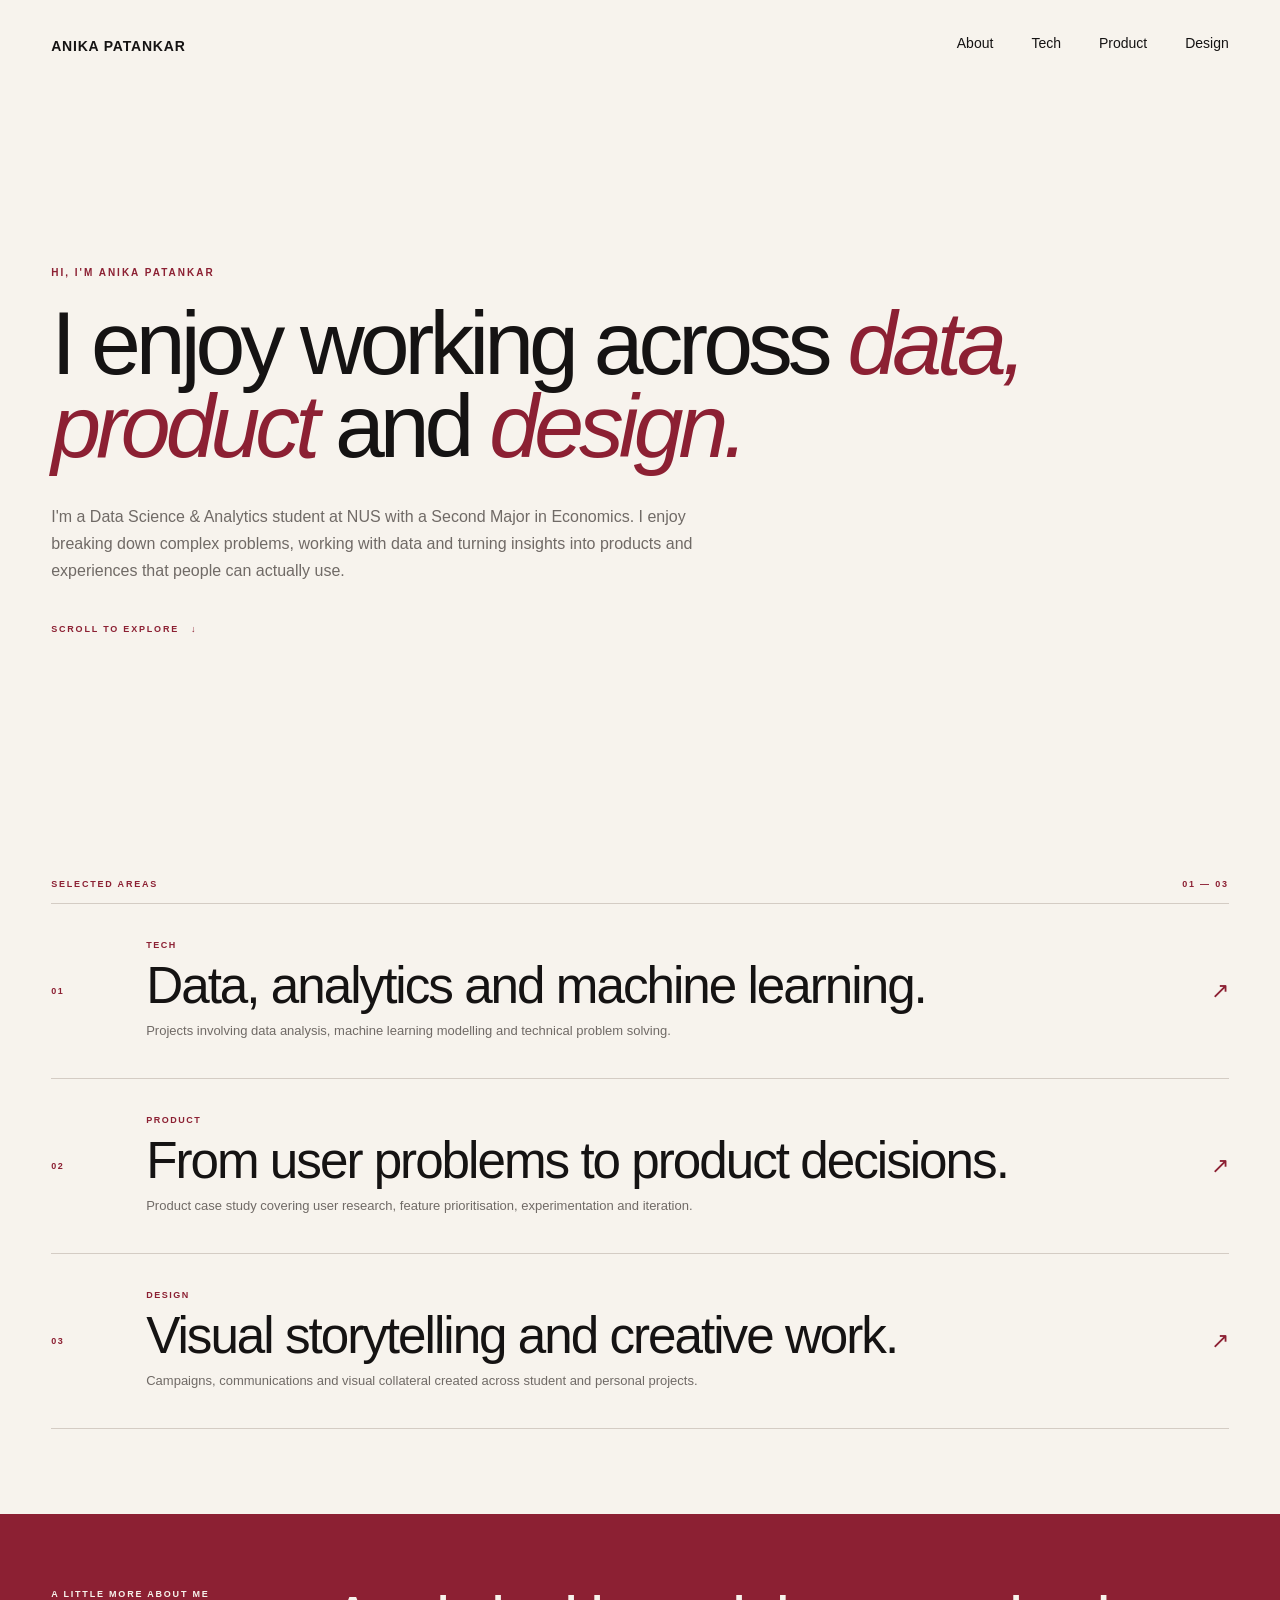
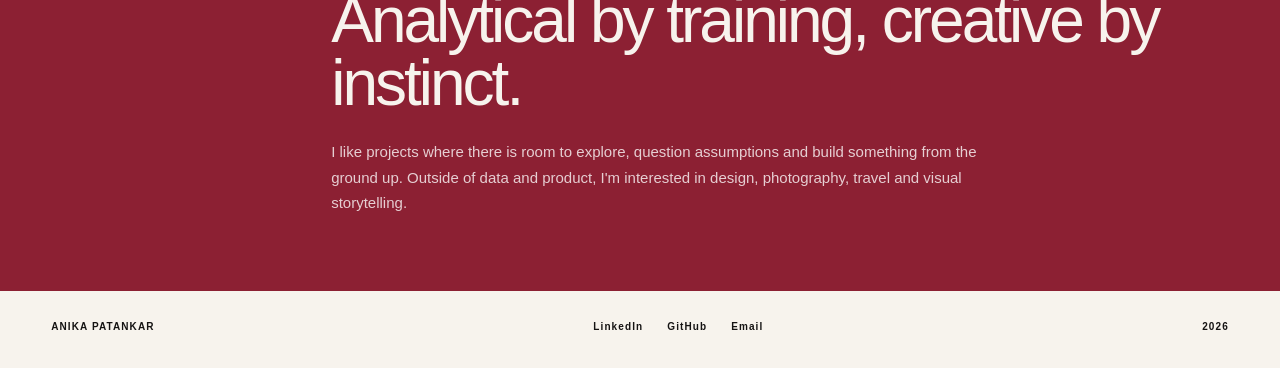
<file: index.html>
<!DOCTYPE html>
<html lang="en">

<head>
    <meta charset="UTF-8">
    <meta name="viewport" content="width=device-width, initial-scale=1.0">

    <title>Anika Patankar | Portfolio</title>

    <link rel="stylesheet" href="style.css">
</head>

<body>

    <!-- NAVIGATION -->
    <nav class="navbar">

        <a href="index.html" class="logo">
            ANIKA PATANKAR
        </a>

        <div class="nav-links">
            <a href="index.html">About</a>
            <a href="tech.html">Tech</a>
            <a href="product.html">Product</a>
            <a href="design.html">Design</a>
        </div>

    </nav>


    <main>

        <!-- HERO -->
        <section class="hero">

            <div class="hero-content">

                <p class="eyebrow">
                    HI, I'M ANIKA PATANKAR
                </p>

                <h1>
                    I enjoy working across
                    <span>data, product</span> and
                    <span>design.</span>
                </h1>

                <p class="description">
                    I'm a Data Science & Analytics student at NUS with a Second Major
                    in Economics. I enjoy breaking down complex problems, working with
                    data and turning insights into products and experiences that people
                    can actually use.
                </p>

                <div class="scroll-note">
                    <span>SCROLL TO EXPLORE</span>
                    <span class="arrow">↓</span>
                </div>

            </div>

        </section>


        <!-- SELECTED AREAS -->
        <section class="work-section">

            <div class="section-heading">
                <p>SELECTED AREAS</p>
                <span>01 — 03</span>
            </div>


            <div class="work-list">

                <!-- TECH -->
                <a href="tech.html" class="work-card">

                    <div class="work-number">
                        01
                    </div>

                    <div class="work-main">

                        <p class="work-label">
                            TECH
                        </p>

                        <h2>
                            Data, analytics and
                            machine learning.
                        </h2>

                        <p class="work-description">
                            Projects involving data analysis, machine learning modelling
                            and technical problem solving.
                        </p>

                    </div>

                    <div class="work-arrow">
                        ↗
                    </div>

                </a>


                <!-- PRODUCT -->
                <a href="product.html" class="work-card">

                    <div class="work-number">
                        02
                    </div>

                    <div class="work-main">

                        <p class="work-label">
                            PRODUCT
                        </p>

                        <h2>
                            From user problems
                            to product decisions.
                        </h2>

                        <p class="work-description">
                            Product case study covering user research,
                            feature prioritisation, experimentation and iteration.
                        </p>

                    </div>

                    <div class="work-arrow">
                        ↗
                    </div>

                </a>


                <!-- DESIGN -->
                <a href="design.html" class="work-card">

                    <div class="work-number">
                        03
                    </div>

                    <div class="work-main">

                        <p class="work-label">
                            DESIGN
                        </p>

                        <h2>
                            Visual storytelling
                            and creative work.
                        </h2>

                        <p class="work-description">
                            Campaigns, communications and visual collateral
                            created across student and personal projects.
                        </p>

                    </div>

                    <div class="work-arrow">
                        ↗
                    </div>

                </a>

            </div>

        </section>


        <!-- ABOUT -->
        <section class="about-strip">

            <p class="about-label">
                A LITTLE MORE ABOUT ME
            </p>

            <div class="about-content">

                <h2>
                    Analytical by training,
                    creative by instinct.
                </h2>

                <p>
                    I like projects where there is room to explore, question
                    assumptions and build something from the ground up.
                    Outside of data and product, I'm interested in design,
                    photography, travel and visual storytelling.
                </p>

            </div>

        </section>

    </main>


    <!-- FOOTER -->
    <footer>

        <p>ANIKA PATANKAR</p>

        <div class="footer-links">
            <a href="www.linkedin.com/in/anika-patankar" >LinkedIn</a>
            <a href="https://github.com/anika1010/anika1010.github.io" >GitHub</a>
            <a href="anika1553@gmail.com" >Email</a>
        </div>

        <p>2026</p>

    </footer>

</body>

</html>
</file>
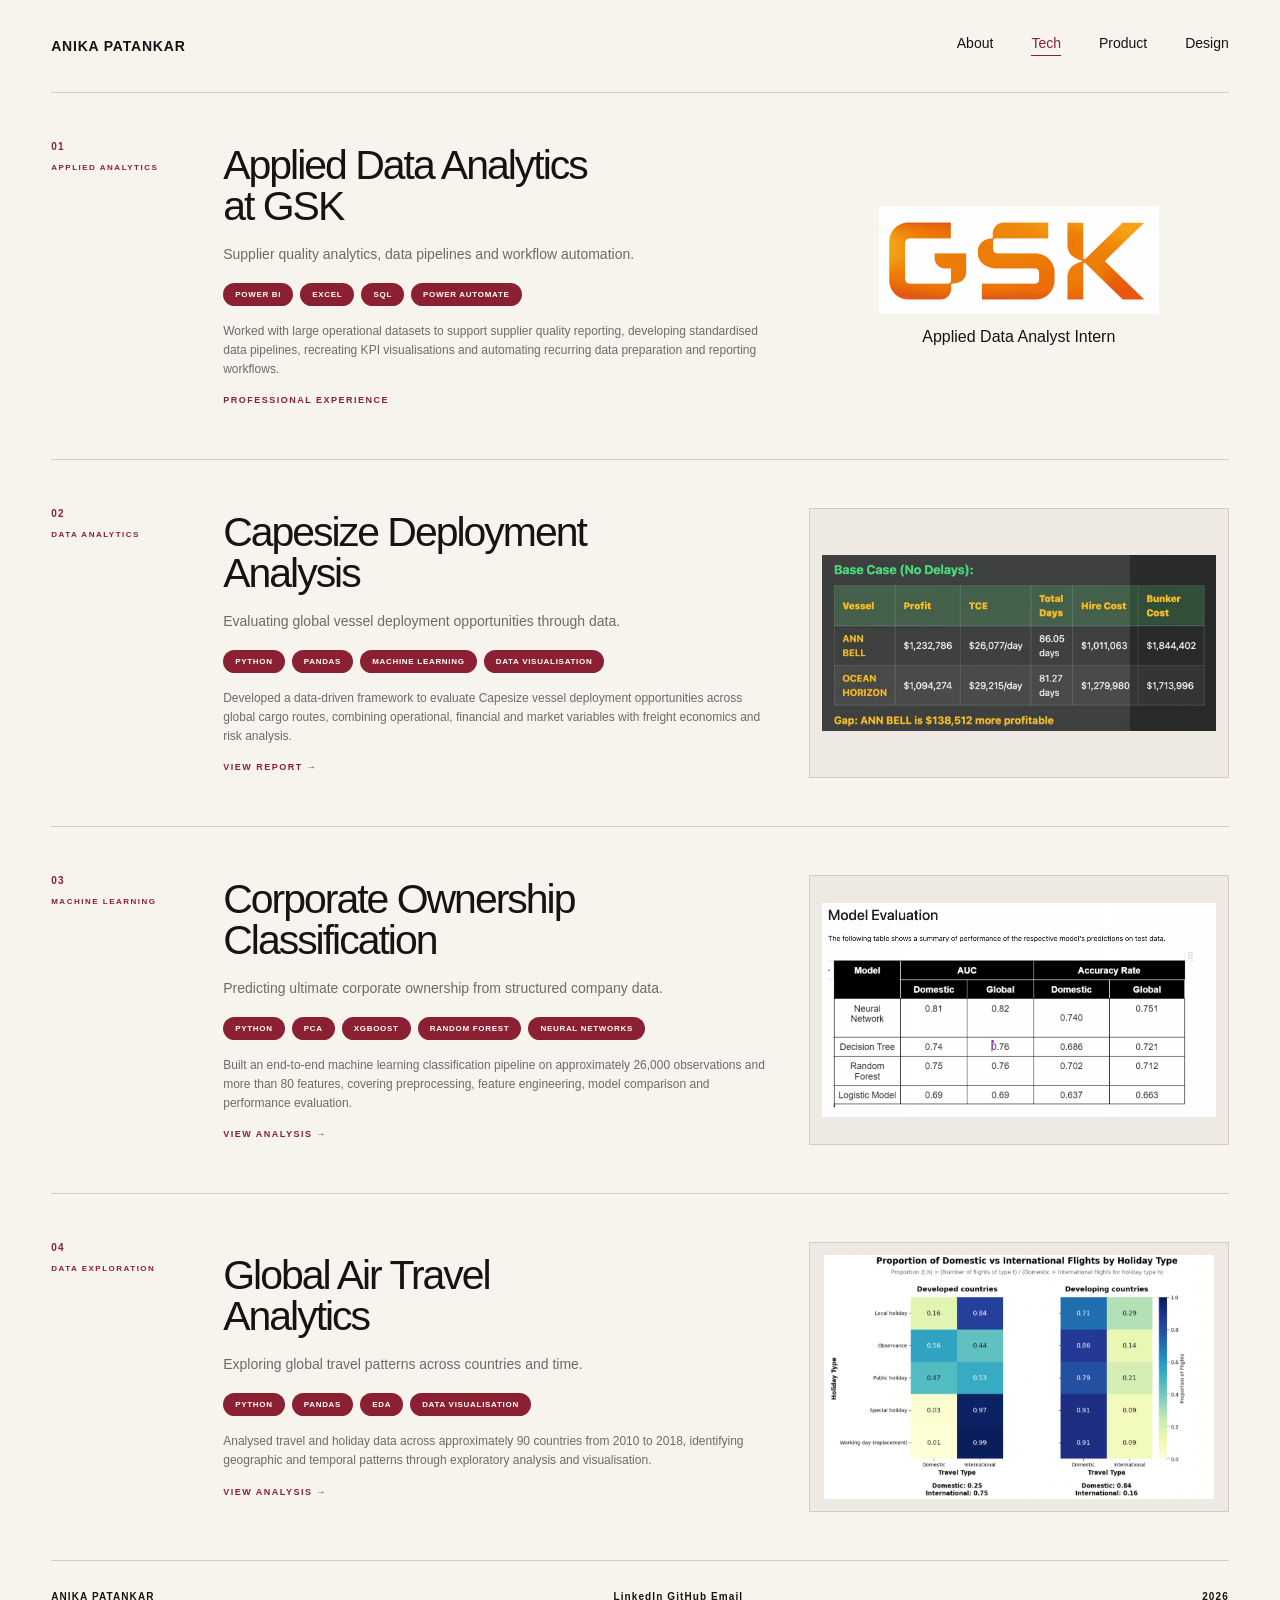
<file: tech.html>
<!DOCTYPE html>
<html lang="en">

<head>
    <meta charset="UTF-8">
    <meta name="viewport" content="width=device-width, initial-scale=1.0">

    <title>Tech | Anika Patankar</title>

    <link rel="stylesheet" href="style.css">
</head>


<body>

    <!-- =========================================
         NAVIGATION
    ========================================== -->

    <nav class="navbar">

        <a href="index.html" class="logo">
            ANIKA PATANKAR
        </a>

        <div class="nav-links">

            <a href="index.html">
                About
            </a>

            <a href="tech.html" class="active">
                Tech
            </a>

            <a href="product.html">
                Product
            </a>

            <a href="design.html">
                Design
            </a>

        </div>

    </nav>



    <main class="tech-page">


        <!-- =========================================
             01 / GSK
        ========================================== -->

        <section class="tech-project">

            <div class="project-number">

                <span>01</span>

                <p>
                    APPLIED ANALYTICS
                </p>

            </div>


            <div class="project-content">

                <h2>
                    Applied Data Analytics
                    <br>
                    at GSK
                </h2>

                <p class="project-subtitle">
                    Supplier quality analytics, data pipelines and workflow automation.
                </p>

                <div class="project-tags">

                    <span>POWER BI</span>
                    <span>EXCEL</span>
                    <span>SQL</span>
                    <span>POWER AUTOMATE</span>

                </div>

                <p class="project-description">
                    Worked with large operational datasets to support supplier quality reporting,
                    developing standardised data pipelines, recreating KPI visualisations and
                    automating recurring data preparation and reporting workflows.
                </p>

                <span class="view-project muted-project-link">
                    PROFESSIONAL EXPERIENCE
                </span>

            </div>


            <!-- GSK LOGO -->

            <div class="project-preview gsk-preview">

                <img
                    src="images/gsk_logo.png"
                    alt="GSK logo"
                    class="gsk-logo"
                >

                <p class="preview-description">
                    Applied Data Analyst Intern
                </p>

            </div>

        </section>




        <!-- =========================================
             02 / CAPESIZE DEPLOYMENT
        ========================================== -->

        <section class="tech-project">

            <div class="project-number">

                <span>02</span>

                <p>
                    DATA ANALYTICS
                </p>

            </div>


            <div class="project-content">

                <h2>
                    Capesize Deployment
                    <br>
                    Analysis
                </h2>

                <p class="project-subtitle">
                    Evaluating global vessel deployment opportunities through data.
                </p>

                <div class="project-tags">

                    <span>PYTHON</span>
                    <span>PANDAS</span>
                    <span>MACHINE LEARNING</span>
                    <span>DATA VISUALISATION</span>

                </div>

                <p class="project-description">
                    Developed a data-driven framework to evaluate Capesize vessel deployment
                    opportunities across global cargo routes, combining operational, financial
                    and market variables with freight economics and risk analysis.
                </p>


                <div class="project-links">

                    <a
                        href="project/capesize%20(1).pdf"
                        class="view-project"
                        target="_blank"
                        rel="noopener noreferrer"
                    >
                        VIEW REPORT →
                    </a>

                </div>

            </div>


            <!-- CAPESIZE IMAGE -->

            <a
                href="project/capesize%20(1).pdf"
                class="project-preview project-image"
                target="_blank"
                rel="noopener noreferrer"
            >

                <img
                    src="images/capesize_preview.png"
                    alt="Capesize deployment analysis preview"
                >

                <div class="image-overlay">

                    <div class="overlay-content">

                        <span>
                            CAPESIZE DEPLOYMENT
                        </span>

                        <strong>
                            VIEW REPORT ↗
                        </strong>

                    </div>

                </div>

            </a>

        </section>




        <!-- =========================================
             03 / CORPORATE OWNERSHIP
        ========================================== -->

        <section class="tech-project">

            <div class="project-number">

                <span>03</span>

                <p>
                    MACHINE LEARNING
                </p>

            </div>


            <div class="project-content">

                <h2>
                    Corporate Ownership
                    <br>
                    Classification
                </h2>

                <p class="project-subtitle">
                    Predicting ultimate corporate ownership from structured company data.
                </p>

                <div class="project-tags">

                    <span>PYTHON</span>
                    <span>PCA</span>
                    <span>XGBOOST</span>
                    <span>RANDOM FOREST</span>
                    <span>NEURAL NETWORKS</span>

                </div>

                <p class="project-description">
                    Built an end-to-end machine learning classification pipeline on approximately
                    26,000 observations and more than 80 features, covering preprocessing,
                    feature engineering, model comparison and performance evaluation.
                </p>


                <div class="project-links">

                    <a
                        href="project/CAT_B_083.html"
                        class="view-project"
                        target="_blank"
                        rel="noopener noreferrer"
                    >
                        VIEW ANALYSIS →
                    </a>

                </div>

            </div>


            <!-- OWNERSHIP IMAGE -->

            <a
                href="project/CAT_B_083.html"
                class="project-preview project-image"
                target="_blank"
                rel="noopener noreferrer"
            >

                <img
                    src="images/ownership_preview.png"
                    alt="Corporate ownership classification results"
                >

                <div class="image-overlay">

                    <div class="overlay-content">

                        <span>
                            MACHINE LEARNING
                        </span>

                        <strong>
                            VIEW ANALYSIS ↗
                        </strong>

                    </div>

                </div>

            </a>

        </section>




        <!-- =========================================
             04 / GLOBAL TRAVEL
        ========================================== -->

        <section class="tech-project">

            <div class="project-number">

                <span>04</span>

                <p>
                    DATA EXPLORATION
                </p>

            </div>


            <div class="project-content">

                <h2>
                    Global Air Travel
                    <br>
                    Analytics
                </h2>

                <p class="project-subtitle">
                    Exploring global travel patterns across countries and time.
                </p>

                <div class="project-tags">

                    <span>PYTHON</span>
                    <span>PANDAS</span>
                    <span>EDA</span>
                    <span>DATA VISUALISATION</span>

                </div>

                <p class="project-description">
                    Analysed travel and holiday data across approximately 90 countries
                    from 2010 to 2018, identifying geographic and temporal patterns
                    through exploratory analysis and visualisation.
                </p>


                <div class="project-links">

                    <a
                        href="project/DSA2101_project.html"
                        class="view-project"
                        target="_blank"
                        rel="noopener noreferrer"
                    >
                        VIEW ANALYSIS →
                    </a>

                </div>

            </div>


            <!-- GLOBAL TRAVEL IMAGE -->

            <a
                href="project/DSA2101_project.html"
                class="project-preview project-image"
                target="_blank"
                rel="noopener noreferrer"
            >

                <img
                    src="images/travel_review.png"
                    alt="Global Air Travel Analytics visualisation"
                >

                <div class="image-overlay">

                    <div class="overlay-content">

                        <span>
                            GLOBAL TRAVEL
                        </span>

                        <strong>
                            VIEW ANALYSIS ↗
                        </strong>

                    </div>

                </div>

            </a>

        </section>


    </main>



    <!-- =========================================
         FOOTER
    ========================================== -->

    <footer class="footer">

        <p>
            ANIKA PATANKAR
        </p>


        <div>

            <a
                href="https://www.linkedin.com/in/anika-patankar"
                target="_blank"
                rel="noopener noreferrer"
            >
                LinkedIn
            </a>

            <a
                href="https://github.com/anika1010/anika1010.github.io"
                target="_blank"
                rel="noopener noreferrer"
            >
                GitHub
            </a>

            <a href="mailto:anika1553@gmail.com">
                Email
            </a>

        </div>


        <p>
            2026
        </p>

    </footer>


</body>

</html>
</file>
<file: style.css>
/* =========================================================
   GLOBAL
========================================================= */

:root {
    --cream: #f7f3ed;
    --black: #151313;
    --maroon: #8c2033;
    --maroon-dark: #721827;

    --grey: #706a66;
    --light-grey: #eee9e3;
    --line: #d4ccc4;
    --white: #ffffff;

    --page-width: 92%;
    --content-max: 1500px;
}

* {
    margin: 0;
    padding: 0;
    box-sizing: border-box;
}

html {
    scroll-behavior: smooth;
}

body {
    background: var(--cream);
    color: var(--black);

    font-family: Arial, Helvetica, sans-serif;
    -webkit-font-smoothing: antialiased;
}

body.modal-open {
    overflow: hidden;
}

img {
    display: block;
    max-width: 100%;
}

a {
    color: inherit;
    text-decoration: none;
}


/* =========================================================
   NAVIGATION
========================================================= */

.site-header,
.navbar {
    width: var(--page-width);
    max-width: var(--content-max);

    height: 92px;

    margin: 0 auto;

    display: flex;
    align-items: center;
    justify-content: space-between;

    border-bottom: 1px solid transparent;
}

.logo {
    color: var(--black);

    font-size: 14px;
    font-weight: 700;
    letter-spacing: 0.8px;
}

.site-header nav,
.nav-links {
    display: flex;
    align-items: center;

    gap: 38px;
}

.site-header nav a,
.nav-links a {
    position: relative;

    padding-bottom: 5px;

    color: var(--black);

    font-size: 14px;
}

.site-header nav a::after,
.nav-links a::after {
    content: "";

    position: absolute;

    left: 0;
    bottom: 0;

    width: 0;
    height: 1px;

    background: var(--maroon);

    transition: width 0.2s ease;
}

.site-header nav a:hover::after,
.site-header nav a.active::after,
.nav-links a:hover::after,
.nav-links a.active::after {
    width: 100%;
}

.site-header nav a.active,
.nav-links a.active {
    color: var(--maroon);
}


/* =========================================================
   SHARED PAGE WIDTH
========================================================= */

.hero,
.work-section,
.tech-page,
.product-page {
    width: var(--page-width);
    max-width: var(--content-max);

    margin: 0 auto;
}


/* =========================================================
   HOME HERO
========================================================= */

.hero {
    min-height: 78vh;

    padding: 80px 0 65px;

    display: flex;
    align-items: center;
}

.hero-content {
    width: 100%;
}

.eyebrow {
    margin-bottom: 24px;

    color: var(--maroon);

    font-size: 10px;
    font-weight: 700;
    letter-spacing: 2px;
}

.hero h1 {
    max-width: 1200px;

    font-size: clamp(60px, 7vw, 108px);
    line-height: 0.93;

    font-weight: 500;
    letter-spacing: -5px;
}

.hero h1 span,
.hero h1 em {
    color: var(--maroon);

    font-style: italic;
    font-weight: 500;
}

.description {
    max-width: 680px;

    margin-top: 34px;

    color: var(--grey);

    font-size: 16px;
    line-height: 1.7;
}

.scroll-note {
    margin-top: 40px;

    display: flex;
    align-items: center;

    gap: 12px;

    color: var(--maroon);

    font-size: 9px;
    font-weight: 700;
    letter-spacing: 1.8px;
}


/* =========================================================
   HOME WORK SECTIONS
========================================================= */

.work-section {
    padding: 85px 0;
}

.section-heading {
    display: flex;
    justify-content: space-between;

    padding-bottom: 14px;

    border-bottom: 1px solid var(--line);

    color: var(--maroon);

    font-size: 9px;
    font-weight: 700;
    letter-spacing: 1.8px;
}

.work-card {
    display: grid;

    grid-template-columns: 70px 1fr 40px;

    gap: 25px;

    align-items: center;

    padding: 36px 0;

    border-bottom: 1px solid var(--line);

    transition:
        padding 0.2s ease,
        background 0.2s ease;
}

.work-card:hover {
    padding-left: 12px;
    padding-right: 12px;

    background: rgba(140, 32, 51, 0.025);
}

.work-number,
.work-label {
    color: var(--maroon);

    font-size: 9px;
    font-weight: 700;
    letter-spacing: 1.5px;
}

.work-main h2 {
    margin-top: 10px;

    font-size: clamp(32px, 4vw, 56px);
    line-height: 1;

    font-weight: 500;
    letter-spacing: -2px;
}

.work-description {
    max-width: 620px;

    margin-top: 10px;

    color: var(--grey);

    font-size: 13px;
    line-height: 1.6;
}

.work-arrow {
    justify-self: end;

    color: var(--maroon);

    font-size: 22px;
}


/* =========================================================
   ABOUT STRIP
========================================================= */

.about-strip {
    padding: 75px 4%;

    display: grid;

    grid-template-columns: 220px 1fr;

    gap: 60px;

    background: var(--maroon);
    color: var(--cream);
}

.about-label {
    font-size: 9px;
    font-weight: 700;
    letter-spacing: 1.8px;
}

.about-content h2 {
    max-width: 850px;

    font-size: clamp(40px, 5vw, 68px);
    line-height: 0.98;

    font-weight: 500;
    letter-spacing: -3px;
}

.about-content p {
    max-width: 650px;

    margin-top: 25px;

    color: rgba(255, 255, 255, 0.78);

    font-size: 15px;
    line-height: 1.7;
}


/* =========================================================
   TECH PAGE
========================================================= */

.tech-project {
    display: grid;

    grid-template-columns:
        130px
        minmax(350px, 1fr)
        minmax(300px, 420px);

    gap: 42px;

    align-items: center;

    padding: 48px 0;

    border-top: 1px solid var(--line);
}

.tech-project:last-child {
    border-bottom: 1px solid var(--line);
}

.project-number {
    align-self: start;

    color: var(--maroon);
}

.project-number span {
    display: block;

    margin-bottom: 10px;

    font-size: 10px;
    font-weight: 700;
    letter-spacing: 1.3px;
}

.project-number p {
    font-size: 8px;
    font-weight: 700;

    letter-spacing: 1.5px;
    line-height: 1.4;
}

.project-content h2 {
    margin: 0;

    font-size: clamp(34px, 3.2vw, 50px);
    line-height: 1;

    font-weight: 500;
    letter-spacing: -2px;
}

.project-subtitle {
    margin-top: 17px;

    color: var(--grey);

    font-size: 14px;
    line-height: 1.5;
}

.project-tags {
    display: flex;
    flex-wrap: wrap;

    gap: 7px;

    margin-top: 18px;
}

.project-tags span {
    padding: 7px 12px;

    background: var(--maroon);
    color: var(--white);

    border-radius: 999px;

    font-size: 8px;
    font-weight: 700;
    letter-spacing: 0.7px;
}

.project-description {
    max-width: 600px;

    margin-top: 16px;

    color: var(--grey);

    font-size: 12px;
    line-height: 1.6;
}

.view-project {
    display: inline-block;

    margin-top: 16px;

    color: var(--maroon);

    font-size: 9px;
    font-weight: 700;
    letter-spacing: 1.5px;
}


/* =========================================================
   TECH PREVIEW
========================================================= */

.tech-project .project-preview {
    width: 100%;
    max-width: 420px;

    min-height: 0;

    justify-self: end;
}

.tech-project .project-preview.project-image {
    position: relative;

    width: 100%;
    height: 270px;

    padding: 12px;

    display: flex;
    align-items: center;
    justify-content: center;

    overflow: hidden;

    background: var(--light-grey);

    border: 1px solid var(--line);
}

.tech-project .project-image img {
    width: 100%;
    height: 100%;

    object-fit: contain;
    object-position: center;

    transition: transform 0.25s ease;
}

.tech-project .project-image:hover img {
    transform: scale(1.02);
}

.tech-project .image-overlay {
    position: absolute;

    inset: 0;

    display: flex;
    align-items: center;
    justify-content: center;

    background: rgba(140, 32, 51, 0);

    opacity: 0;

    transition:
        background 0.25s ease,
        opacity 0.25s ease;
}

.tech-project .project-image:hover .image-overlay {
    background: rgba(140, 32, 51, 0.9);

    opacity: 1;
}

.tech-project .overlay-content {
    max-width: 220px;

    padding: 20px;

    color: white;

    text-align: center;
}

.tech-project .overlay-content p {
    margin-bottom: 10px;

    font-size: 9px;
    font-weight: 700;
    letter-spacing: 1.3px;
}

.tech-project .overlay-content h3 {
    font-size: 18px;
    font-weight: 500;
    line-height: 1.15;
}

.tech-project .overlay-content span {
    display: block;

    margin-top: 12px;

    font-size: 18px;
}


/* =========================================================
   GSK PREVIEW
========================================================= */

.gsk-preview {
    height: 270px;

    display: flex;
    flex-direction: column;

    align-items: center;
    justify-content: center;

    gap: 14px;
}

.gsk-logo {
    width: 280px;
    max-width: 85%;

    height: auto;

    object-fit: contain;
}


/* =========================================================
   PRODUCT HERO
========================================================= */

.product-hero {
    padding: 58px 0 52px;

    border-bottom: 1px solid var(--line);
}

.product-hero h1 {
    max-width: 1200px;

    font-size: clamp(58px, 6.3vw, 94px);
    line-height: 0.93;

    font-weight: 500;
    letter-spacing: -4.5px;
}

.product-hero h1 em {
    display: block;

    color: var(--maroon);

    font-style: italic;
    font-weight: 500;
}

.product-hero-description {
    max-width: 720px;

    margin-top: 27px;

    color: var(--grey);

    font-size: 15px;
    line-height: 1.65;
}


/* =========================================================
   PRODUCT META
========================================================= */

.product-meta {
    display: grid;

    grid-template-columns: 0.75fr 1.25fr 1.1fr;

    gap: 38px;

    max-width: 1200px;

    margin-top: 38px;
    padding: 22px 0 6px;

    border-top: 1px solid var(--line);
}

.meta-heading {
    margin-bottom: 12px;

    color: var(--maroon);

    font-size: 9px;
    font-weight: 700;
    letter-spacing: 1.8px;

    text-transform: uppercase;
}

.meta-value {
    color: var(--grey);

    font-size: 13px;
    line-height: 1.45;
}


/* =========================================================
   PROCESS / TOOLS PILLS — MAROON ONLY
========================================================= */

.meta-pills,
.process-pills,
.tool-pills {
    display: flex;
    flex-wrap: wrap;

    gap: 9px;
}

.meta-pills span,
.process-pills span,
.tool-pills span {
    display: inline-flex;
    align-items: center;
    justify-content: center;

    min-height: 34px;

    padding: 0 17px;

    border: 1px solid var(--maroon);
    border-radius: 999px;

    background: transparent;
    color: var(--maroon);

    font-size: 9px;
    font-weight: 700;

    letter-spacing: 1.1px;
    text-transform: uppercase;

    transition:
        background 0.2s ease,
        color 0.2s ease,
        transform 0.2s ease;
}


/* if using class="active" */

.meta-pills span.active,
.process-pills span.active,
.tool-pills span.active {
    background: var(--maroon);
    color: var(--cream);
}

.meta-pills span:hover,
.process-pills span:hover,
.tool-pills span:hover {
    transform: translateY(-2px);

    background: var(--maroon);
    color: var(--cream);
}


/* If your current HTML does NOT have active classes,
   this gives alternating filled/outline pills */

.meta-pills span:nth-child(odd),
.process-pills span:nth-child(odd),
.tool-pills span:nth-child(odd) {
    background: var(--maroon);
    color: var(--cream);
}


/* =========================================================
   PRODUCT SECTIONS
========================================================= */

.product-section {
    display: grid;

    grid-template-columns: 135px minmax(0, 1fr);

    gap: 45px;

    padding: 46px 0;

    border-bottom: 1px solid var(--line);
}

.section-label {
    align-self: start;

    padding-top: 4px;
}

.section-label span {
    display: block;

    margin-bottom: 8px;

    color: var(--maroon);

    font-size: 9px;
    font-weight: 700;
    letter-spacing: 1.4px;
}

.section-label p {
    color: var(--maroon);

    font-size: 7px;
    font-weight: 700;

    letter-spacing: 1.8px;
    line-height: 1.4;

    text-transform: uppercase;
}

.section-content {
    min-width: 0;

    max-width: 1120px;
}


/* =========================================================
   PRODUCT 01–08 TITLES
   SAME SCALE AS TECH TITLES
========================================================= */

.product-section-title,
.findings-title,
.prototype-title,
.section-content > h2 {
    max-width: 1000px;

    margin: 0;

    font-size: clamp(34px, 3.2vw, 50px);
    line-height: 1.03;

    font-weight: 400;
    letter-spacing: -2px;
}

.product-section-title em,
.findings-title em,
.prototype-title em,
.section-content > h2 em {
    color: var(--maroon);

    font-style: italic;
    font-weight: 400;
}

.section-lead,
.prototype-intro {
    max-width: 760px;

    margin-top: 18px;

    color: var(--grey);

    font-size: 13px;
    line-height: 1.65;
}


/* =========================================================
   PRODUCT — PROBLEM
========================================================= */

.problem-grid {
    display: grid;

    grid-template-columns: repeat(2, minmax(0, 1fr));

    gap: 40px;

    max-width: 980px;

    margin-top: 26px;
}

.problem-grid p {
    padding-top: 13px;

    border-top: 1px solid var(--line);

    color: var(--grey);

    font-size: 13px;
    line-height: 1.65;
}


/* =========================================================
   PRODUCT — HYPOTHESES
========================================================= */

.hypothesis-grid {
    display: grid;

    grid-template-columns: repeat(2, minmax(0, 1fr));

    gap: 16px;

    margin-top: 26px;
}

.hypothesis-card {
    display: block;

    min-height: 175px;

    padding: 22px 24px;

    border: 1px solid var(--line);

    background: rgba(140, 32, 51, 0.018);

    transition:
        transform 0.25s ease,
        border-color 0.25s ease,
        background 0.25s ease;
}

.hypothesis-card > span {
    display: block;

    margin-bottom: 30px;

    color: var(--maroon);

    font-size: 9px;
    font-weight: 700;
}

.hypothesis-card h3 {
    margin: 0 0 8px;

    font-size: 19px;
    font-weight: 500;

    line-height: 1.15;
}

.hypothesis-card p {
    max-width: 470px;

    margin: 0;

    color: var(--grey);

    font-size: 12px;
    line-height: 1.55;
}

@media (hover: hover) {

    .hypothesis-card:hover {
        transform: translateY(-4px);

        border-color: var(--maroon);

        background: rgba(140, 32, 51, 0.035);
    }
}


/* =========================================================
   PRODUCT — RESEARCH / INTERVIEWS
========================================================= */

.research-grid {
    display: grid;

    grid-template-columns: repeat(2, minmax(0, 1fr));

    gap: 0 50px;

    margin-top: 30px;

    border-top: 1px solid var(--line);
}

.research-block {
    display: grid;

    grid-template-columns: 36px 1fr;

    column-gap: 16px;

    padding: 23px 0;

    border-bottom: 1px solid var(--line);
}

.research-number {
    grid-row: 1 / 5;

    color: var(--maroon);

    font-size: 9px;
    font-weight: 700;
}

.research-label {
    margin-bottom: 9px;

    color: var(--maroon);

    font-size: 8px;
    font-weight: 700;

    letter-spacing: 1.6px;
    text-transform: uppercase;
}

.research-block h3 {
    max-width: 460px;

    margin: 0 0 8px;

    font-size: 18px;
    font-weight: 500;

    line-height: 1.25;
}

.research-block > p:last-child {
    max-width: 500px;

    color: var(--grey);

    font-size: 12px;
    line-height: 1.6;
}


/* =========================================================
   PRODUCT — FINDINGS
========================================================= */

.finding-list {
    margin-top: 24px;

    border-top: 1px solid var(--line);
}

.finding-row {
    display: grid;

    grid-template-columns:
        34px
        minmax(0, 1.1fr)
        minmax(280px, 0.85fr);

    gap: 24px;

    padding: 20px 0;

    border-bottom: 1px solid var(--line);
}

.finding-number {
    color: var(--maroon);

    font-size: 9px;
    font-weight: 700;
}

.finding-row h3 {
    margin: 0 0 7px;

    font-size: 18px;
    font-weight: 500;

    line-height: 1.2;
}

.finding-row div p {
    color: var(--grey);

    font-size: 12px;
    line-height: 1.55;
}

.finding-insight {
    padding: 16px 18px;

    background: var(--maroon);
    color: var(--white) !important;

    font-size: 11px;
    line-height: 1.55;
}

.finding-row:nth-child(even) .finding-insight {
    background: transparent;

    border: 1px solid var(--maroon);

    color: var(--maroon) !important;
}


/* =========================================================
   PRODUCT — DIRECTION
========================================================= */

.direction-flow {
    display: grid;

    grid-template-columns:
        1fr
        32px
        1fr
        32px
        1fr;

    gap: 16px;

    align-items: end;

    max-width: 970px;

    margin-top: 32px;
    padding-top: 20px;

    border-top: 1px solid var(--line);
}

.direction-item > span {
    display: block;

    margin-bottom: 18px;

    color: var(--maroon);

    font-size: 8px;
    font-weight: 700;
}

.direction-item h3 {
    font-size: 22px;
    font-weight: 400;

    line-height: 1.08;
}

.direction-item p {
    max-width: 270px;

    margin-top: 8px;

    color: var(--grey);

    font-size: 11px;
    line-height: 1.55;
}

.direction-arrow {
    color: var(--maroon);

    font-size: 20px;
}


/* =========================================================
   PRODUCT — PROTOTYPE
   3 NARROWER / TALLER CARDS
========================================================= */

.prototype-section .section-content {
    max-width: none;
}

.prototype-gallery {
    display: grid;

    grid-template-columns: repeat(3, minmax(0, 1fr));

    gap: 28px;

    width: 100%;
    max-width: 1180px;

    margin-top: 32px;
}

.prototype-card {
    width: 100%;
    min-width: 0;

    margin: 0;
}

.prototype-image {
    position: relative;

    width: 100%;

    aspect-ratio: 4 / 5;

    overflow: hidden;

    background: var(--light-grey);

    border: 1px solid var(--line);

    cursor: zoom-in;

    transition: border-color 0.25s ease;
}

.prototype-image img {
    width: 100%;
    height: 100%;

    object-fit: contain;
    object-position: center;

    transition: transform 0.35s ease;
}

@media (hover: hover) {

    .prototype-image:hover {
        border-color: var(--maroon);
    }

    .prototype-image:hover img {
        transform: scale(1.04);
    }
}

.prototype-card figcaption {
    display: grid;

    grid-template-columns: 28px minmax(0, 1fr);

    gap: 10px;

    padding-top: 14px;
}

.prototype-card figcaption > span {
    padding-top: 2px;

    color: var(--maroon);

    font-size: 8px;
    font-weight: 700;
}

.prototype-card h3 {
    margin: 0 0 7px;

    font-size: 19px;
    font-weight: 500;

    line-height: 1.1;
}

.prototype-card p {
    max-width: 300px;

    margin: 0;

    color: var(--grey);

    font-size: 11px;
    line-height: 1.55;
}


/* =========================================================
   PROTOTYPE LIGHTBOX
========================================================= */

.prototype-lightbox {
    position: fixed;

    inset: 0;

    z-index: 9999;

    display: none;

    align-items: center;
    justify-content: center;

    padding: 30px;

    background: rgba(18, 15, 14, 0.92);
}

.prototype-lightbox.is-open {
    display: flex;
}

.prototype-lightbox-inner {
    position: relative;

    width: min(94vw, 1450px);
    max-height: 92vh;

    display: flex;
    align-items: center;
    justify-content: center;
}

.prototype-lightbox img {
    max-width: 100%;
    max-height: 88vh;

    width: auto;
    height: auto;

    object-fit: contain;

    background: var(--cream);
}

.prototype-lightbox-close {
    position: absolute;

    top: -18px;
    right: -18px;

    width: 42px;
    height: 42px;

    display: flex;
    align-items: center;
    justify-content: center;

    border: none;
    border-radius: 50%;

    background: var(--cream);
    color: var(--maroon);

    font-size: 24px;

    cursor: pointer;
}


/* =========================================================
   PRODUCT — VALIDATION
========================================================= */

.test-grid {
    display: grid;

    grid-template-columns: repeat(3, minmax(0, 1fr));

    gap: 28px;

    margin-top: 30px;
}

.test-grid article {
    padding-top: 15px;

    border-top: 1px solid var(--maroon);
}

.test-grid h3 {
    margin: 0 0 8px;

    font-size: 18px;
    font-weight: 500;

    line-height: 1.2;
}

.test-grid article > p:last-child {
    color: var(--grey);

    font-size: 11px;
    line-height: 1.55;
}


/* =========================================================
   PRODUCT — ITERATION
========================================================= */

.iteration-list {
    margin-top: 28px;

    border-top: 1px solid var(--line);
}

.iteration-row {
    display: grid;

    grid-template-columns: 40px 1fr;

    gap: 18px;

    padding: 16px 0;

    border-bottom: 1px solid var(--line);
}

.iteration-row > span {
    color: var(--maroon);

    font-size: 8px;
    font-weight: 700;
}

.iteration-row h3 {
    font-size: 17px;
    font-weight: 500;
}

.iteration-row p {
    max-width: 700px;

    margin-top: 5px;

    color: var(--grey);

    font-size: 11px;
    line-height: 1.55;
}


/* =========================================================
   DESIGN PAGE
========================================================= */

.design-page {
    width: 100%;
}


/* =========================================================
   DESIGN HERO
========================================================= */

.design-hero {
    width: var(--page-width);
    max-width: var(--content-max);

    margin: 0 auto;

    padding: 58px 0 48px;

    border-bottom: 1px solid var(--line);
}

.design-hero h1 {
    max-width: 1000px;

    font-size: clamp(46px, 5vw, 76px);
    line-height: 0.97;

    font-weight: 400;
    letter-spacing: -3.5px;
}

.design-hero h1 em {
    color: var(--maroon);

    font-style: italic;
    font-weight: 400;
}

.design-hero-copy {
    max-width: 650px;

    margin-top: 24px;

    color: var(--grey);

    font-size: 14px;
    line-height: 1.65;
}


/* =========================================================
   COFFEEHOUSE SECTION
========================================================= */

.coffeehouse-section {
    width: var(--page-width);
    max-width: var(--content-max);

    margin: 0 auto;

    padding: 45px 0 75px;
}

.coffeehouse-header {
    display: grid;

    grid-template-columns: 190px 1fr;

    gap: 40px;

    margin-bottom: 40px;
}

.coffeehouse-label {
    padding-top: 5px;

    color: var(--maroon);
}

.coffeehouse-label span {
    display: block;

    margin-bottom: 10px;

    font-size: 9px;
    font-weight: 700;
}

.coffeehouse-label p {
    color: var(--grey);

    font-size: 8px;
    font-weight: 700;

    letter-spacing: 1.8px;

    white-space: nowrap;
}

.coffeehouse-header h2 {
    max-width: 1000px;

    font-size: clamp(34px, 3.2vw, 50px);
    line-height: 1.02;

    font-weight: 400;
    letter-spacing: -2px;
}

.coffeehouse-header h2 em {
    color: var(--maroon);

    font-style: italic;
    font-weight: 400;
}

.coffeehouse-header > div:last-child > p {
    max-width: 680px;

    margin-top: 16px;

    color: var(--grey);

    font-size: 13px;
    line-height: 1.6;
}


/* =========================================================
   DESIGN GRID
========================================================= */

.design-grid {
    display: grid;

    grid-template-columns: repeat(2, minmax(0, 1fr));

    column-gap: 36px;
    row-gap: 48px;

    width: 100%;
}

.design-item,
.design-card {
    width: 100%;
    min-width: 0;

    margin: 0;
}


/* =========================================================
   DESIGN MEDIA
========================================================= */

.design-media {
    width: 100%;
    height: 340px;

    display: flex;
    align-items: center;
    justify-content: center;

    overflow: hidden;

    background: var(--light-grey);

    border: 1px solid var(--line);

    cursor: zoom-in;

    transition: border-color 0.2s ease;
}

.design-media img,
.design-media video {
    width: 100%;
    height: 100%;

    display: block;

    object-fit: contain;
    object-position: center;
}

.design-media img {
    transition: transform 0.3s ease;
}

@media (hover: hover) {

    .design-media:hover {
        border-color: var(--maroon);
    }

    .design-media:hover img {
        transform: scale(1.02);
    }
}

.design-media::after {
    display: none;
}


/* =========================================================
   DESIGN CAPTION
========================================================= */

.design-caption,
.design-card figcaption {
    display: grid;

    grid-template-columns: 32px minmax(0, 1fr);

    gap: 12px;

    margin-top: 14px;
    padding: 0;
}

.design-number,
.design-caption .design-number {
    padding-top: 2px;

    color: var(--maroon);

    font-size: 9px;
    line-height: 1;

    font-weight: 700;
    letter-spacing: 0.08em;
}

.design-type,
.design-category {
    display: block;

    margin: 0 0 6px;

    color: var(--grey);

    font-size: 9px;
    line-height: 1;

    font-weight: 700;
    letter-spacing: 0.17em;

    text-transform: uppercase;
}

.design-caption h2,
.design-card h3 {
    margin: 0 !important;
    padding: 0 !important;

    color: var(--black);

    font-size: 22px !important;
    line-height: 1.1 !important;

    font-weight: 500 !important;
    letter-spacing: -0.025em !important;
}

.design-caption > div,
.design-card figcaption > div {
    margin: 0;
    padding: 0;
}


/* =========================================================
   FOOTER
========================================================= */

footer,
.site-footer {
    width: var(--page-width);
    max-width: var(--content-max);

    margin: 0 auto;

    padding: 30px 0 36px;

    display: flex;
    align-items: center;
    justify-content: space-between;

    gap: 28px;

    font-size: 10px;
    font-weight: 600;
    letter-spacing: 1.1px;
}

.footer-links {
    display: flex;

    gap: 24px;
}

footer a:hover,
.site-footer a:hover {
    color: var(--maroon);
}


/* =========================================================
   TABLET
========================================================= */

@media (max-width: 1050px) {

    .tech-project {
        grid-template-columns: 100px 1fr;
    }

    .tech-project .project-preview {
        grid-column: 2;

        justify-self: start;

        max-width: 520px;
    }

    .product-section {
        grid-template-columns: 100px 1fr;

        gap: 32px;
    }

    .prototype-gallery {
        grid-template-columns: repeat(2, 1fr);
    }

    .coffeehouse-header {
        grid-template-columns: 150px 1fr;
    }

    .design-media {
        height: 320px;
    }
}


/* =========================================================
   MOBILE
========================================================= */

@media (max-width: 720px) {

    :root {
        --page-width: 88%;
    }

    .site-header,
    .navbar {
        height: 76px;
    }

    .logo {
        font-size: 11px;
    }

    .site-header nav,
    .nav-links {
        gap: 14px;
    }

    .site-header nav a,
    .nav-links a {
        font-size: 10px;
    }


    /* HOME */

    .hero {
        min-height: auto;

        padding: 55px 0;
    }

    .hero h1 {
        font-size: 52px;

        letter-spacing: -3px;
    }

    .work-card {
        grid-template-columns: 35px 1fr;
    }

    .work-arrow {
        display: none;
    }

    .about-strip {
        grid-template-columns: 1fr;

        gap: 28px;

        padding: 55px 6%;
    }


    /* TECH */

    .tech-project {
        grid-template-columns: 1fr;

        gap: 22px;

        padding: 38px 0;
    }

    .tech-project .project-preview {
        grid-column: 1;

        max-width: 100%;
    }

    .project-content h2 {
        font-size: 36px;
    }


    /* PRODUCT */

    .product-hero h1 {
        font-size: 50px;

        letter-spacing: -3px;
    }

    .product-meta {
        grid-template-columns: 1fr;

        gap: 20px;
    }

    .product-section {
        grid-template-columns: 1fr;

        gap: 20px;

        padding: 38px 0;
    }

    .product-section-title,
    .findings-title,
    .prototype-title,
    .section-content > h2 {
        font-size: 34px;

        letter-spacing: -1.5px;
    }

    .problem-grid,
    .hypothesis-grid,
    .research-grid,
    .test-grid {
        grid-template-columns: 1fr;
    }

    .finding-row {
        grid-template-columns: 1fr;

        gap: 12px;
    }

    .finding-insight {
        margin-top: 4px;
    }

    .direction-flow {
        grid-template-columns: 1fr;

        gap: 12px;
    }

    .direction-arrow {
        transform: rotate(90deg);

        justify-self: start;
    }

    .prototype-gallery {
        grid-template-columns: 1fr;
    }


    /* DESIGN */

    .design-hero h1 {
        font-size: 44px;

        letter-spacing: -2.5px;
    }

    .coffeehouse-header {
        grid-template-columns: 1fr;

        gap: 18px;
    }

    .coffeehouse-label p {
        white-space: normal;
    }

    .design-grid {
        grid-template-columns: 1fr;

        row-gap: 38px;
    }

    .design-media {
        height: 360px;
    }


    /* FOOTER */

    footer,
    .site-footer {
        flex-direction: column;

        align-items: flex-start;

        gap: 18px;
    }
}
</file>
